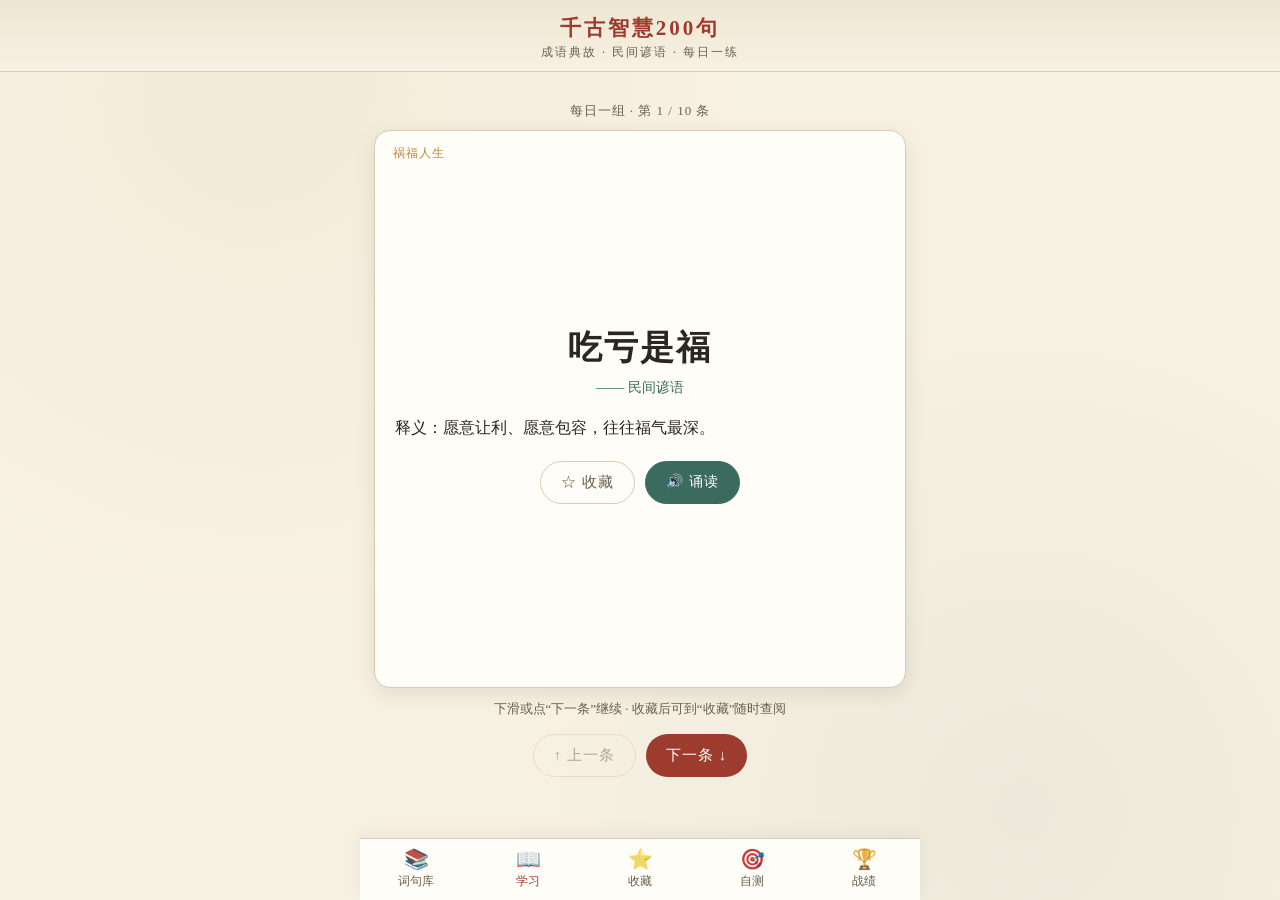
<file: index.html>
<!DOCTYPE html>
<html lang="zh-CN">
<head>
<meta charset="UTF-8" />
<meta name="viewport" content="width=device-width, initial-scale=1.0, maximum-scale=1.0, user-scalable=no" />
<meta name="theme-color" content="#7a5230" />
<meta name="apple-mobile-web-app-capable" content="yes" />
<meta name="apple-mobile-web-app-status-bar-style" content="black-translucent" />
<meta name="apple-mobile-web-app-title" content="千古智慧200句" />
<title>千古智慧200句，道尽老祖宗的智慧</title>
<link rel="manifest" href="manifest.webmanifest" />
<link rel="apple-touch-icon" href="icons/icon-192.png" />
<link rel="stylesheet" href="styles.css" />
</head>
<body>
  <header class="app-header">
    <div class="brand">千古智慧200句</div>
    <div class="sub">成语典故 · 民间谚语 · 每日一练</div>
  </header>

  <main id="view" class="view"><!-- 动态渲染 --></main>

  <nav class="tabbar">
    <button class="tab" data-tab="lib"><span class="ic">📚</span><span>词句库</span></button>
    <button class="tab active" data-tab="study"><span class="ic">📖</span><span>学习</span></button>
    <button class="tab" data-tab="fav"><span class="ic">⭐</span><span>收藏</span></button>
    <button class="tab" data-tab="quiz"><span class="ic">🎯</span><span>自测</span></button>
    <button class="tab" data-tab="me"><span class="ic">🏆</span><span>战绩</span></button>
  </nav>

  <!-- 自测通过奖励弹层 -->
  <div class="reward-overlay" id="rewardOverlay">
    <div class="reward-card">
      <div class="reward-emoji" id="rewardEmoji">🍦</div>
      <div class="reward-title">真厉害！</div>
      <div class="reward-score" id="rewardScore"></div>
      <div class="reward-sub">奖励自己：<span id="rewardName">冰淇淋</span></div>
      <div class="reward-actions">
        <button class="btn btn-primary" id="rewardBtn">继续挑战 →</button>
      </div>
    </div>
  </div>

  <!-- 数据先加载，再加载逻辑；file:// 协议下不能加 crossorigin，否则同目录脚本会被 CORS 拒绝。?v=N 每次发布+1，绕过 GitHub Pages 的 10 分钟 max-age=600 HTTP 缓存。 -->
  <script src="data.js?v=4"></script>
  <script src="app.js?v=6"></script>
  <script>
    if ("serviceWorker" in navigator) {
      window.addEventListener("load", function () {
        navigator.serviceWorker.register("sw.js").then(function (reg) {
          // 新 SW 接管后自动刷新一次，确保用户立刻拿到最新代码
          if (reg.waiting) { reg.waiting.postMessage("skipWaiting"); }
          reg.addEventListener("updatefound", function () {
            var nw = reg.installing;
            if (nw) nw.addEventListener("statechange", function () {
              if (nw.state === "installed" && navigator.serviceWorker.controller) {
                nw.postMessage("skipWaiting");
              }
            });
          });
        }).catch(function (e) { console.warn("SW 注册失败:", e); });
        // SW 控制权变化时自动刷新
        navigator.serviceWorker.addEventListener("controllerchange", function () {
          window.location.reload();
        });
      });
    }
  </script>
</body>
</html>
</file>
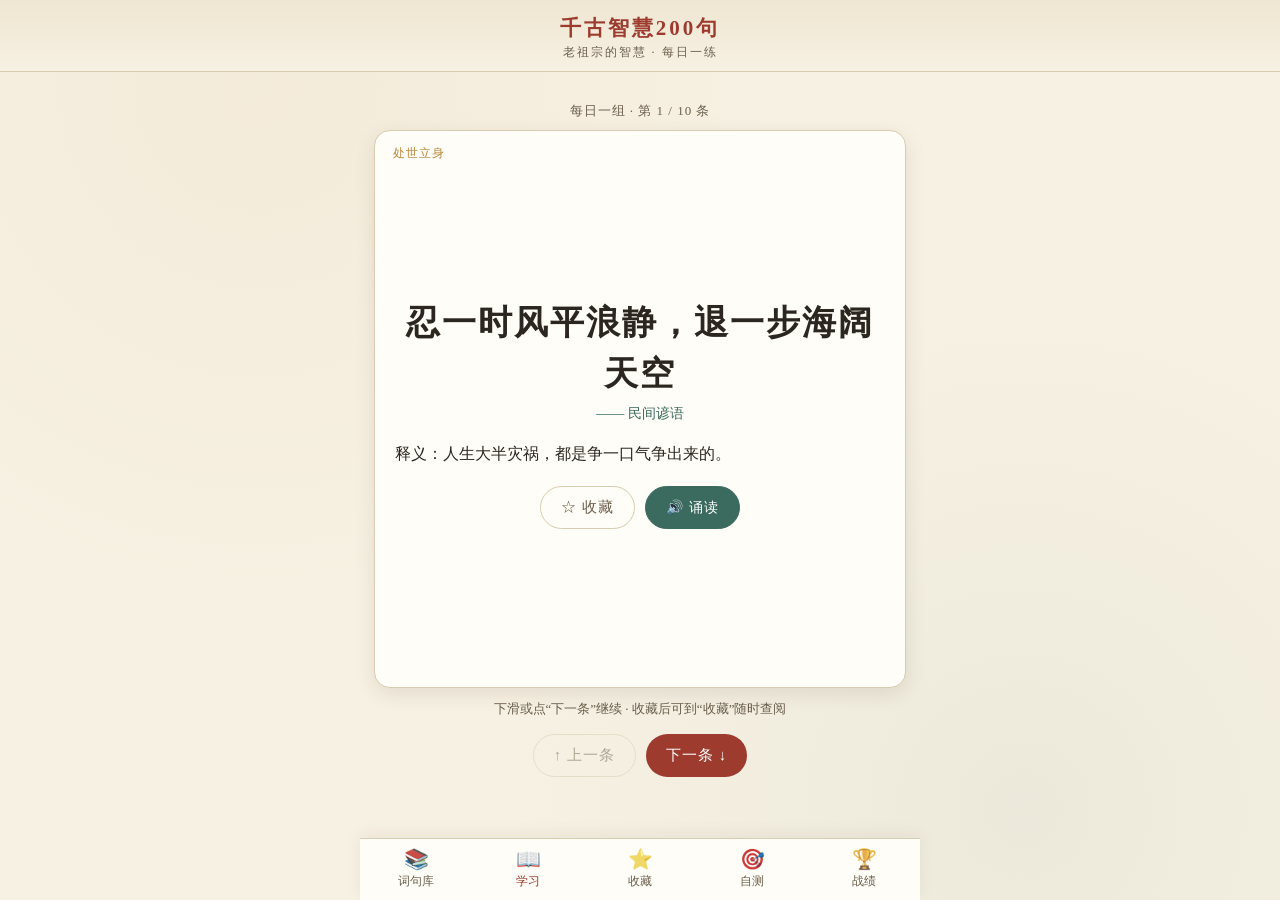
<file: pwa/index.html>
<!DOCTYPE html>
<html lang="zh-CN">
<head>
<meta charset="UTF-8" />
<meta name="viewport" content="width=device-width, initial-scale=1.0, maximum-scale=1.0, user-scalable=no" />
<meta name="theme-color" content="#7a5230" />
<meta name="apple-mobile-web-app-capable" content="yes" />
<meta name="apple-mobile-web-app-status-bar-style" content="black-translucent" />
<meta name="apple-mobile-web-app-title" content="千古智慧200句" />
<title>千古智慧200句，道尽老祖宗的智慧</title>
<link rel="manifest" href="manifest.webmanifest" />
<link rel="apple-touch-icon" href="icons/icon-192.png" />
<link rel="stylesheet" href="styles.css" />
</head>
<body>
  <header class="app-header">
    <div class="brand">千古智慧200句</div>
    <div class="sub">老祖宗的智慧 · 每日一练</div>
  </header>

  <main id="view" class="view"><!-- 动态渲染 --></main>

  <nav class="tabbar">
    <button class="tab" data-tab="lib"><span class="ic">📚</span><span>词句库</span></button>
    <button class="tab active" data-tab="study"><span class="ic">📖</span><span>学习</span></button>
    <button class="tab" data-tab="fav"><span class="ic">⭐</span><span>收藏</span></button>
    <button class="tab" data-tab="quiz"><span class="ic">🎯</span><span>自测</span></button>
    <button class="tab" data-tab="me"><span class="ic">🏆</span><span>战绩</span></button>
  </nav>

  <!-- 自测通过奖励弹层 -->
  <div class="reward-overlay" id="rewardOverlay">
    <div class="reward-card">
      <div class="reward-emoji" id="rewardEmoji">🍦</div>
      <div class="reward-title">真厉害！</div>
      <div class="reward-score" id="rewardScore"></div>
      <div class="reward-sub">奖励自己：<span id="rewardName">冰淇淋</span></div>
      <div class="reward-actions">
        <button class="btn btn-primary" id="rewardBtn">继续挑战 →</button>
      </div>
    </div>
  </div>

  <!-- 数据先加载，再加载逻辑；file:// 协议下不能加 crossorigin，否则同目录脚本会被 CORS 拒绝。?v=N 每次发布+1，绕过 GitHub Pages 的 10 分钟 max-age=600 HTTP 缓存。 -->
  <script src="data.js?v=1"></script>
  <script src="app.js?v=1"></script>
  <script>
    if ("serviceWorker" in navigator) {
      window.addEventListener("load", function () {
        navigator.serviceWorker.register("sw.js").then(function (reg) {
          // 新 SW 接管后自动刷新一次，确保用户立刻拿到最新代码
          if (reg.waiting) { reg.waiting.postMessage("skipWaiting"); }
          reg.addEventListener("updatefound", function () {
            var nw = reg.installing;
            if (nw) nw.addEventListener("statechange", function () {
              if (nw.state === "installed" && navigator.serviceWorker.controller) {
                nw.postMessage("skipWaiting");
              }
            });
          });
        }).catch(function (e) { console.warn("SW 注册失败:", e); });
        // SW 控制权变化时自动刷新
        navigator.serviceWorker.addEventListener("controllerchange", function () {
          window.location.reload();
        });
      });
    }
  </script>
</body>
</html>
</file>
<file: styles.css>
:root{
  --paper:#f7f1e3;
  --paper2:#efe6d2;
  --ink:#2c2620;
  --ink-soft:#6b5f4d;
  --accent:#9c3b2e;      /* 朱砂红 */
  --accent2:#3a6b5e;     /* 竹青 */
  --gold:#b8893b;
  --line:#d8ccb0;
  --card:#fffdf7;
  --shadow:0 6px 20px rgba(60,40,20,.10);
}
*{box-sizing:border-box;-webkit-tap-highlight-color:transparent}
html,body{margin:0;padding:0;height:100%}
body{
  font-family:"Noto Serif SC","Source Han Serif SC","Songti SC",serif;
  background:var(--paper);
  color:var(--ink);
  display:flex;flex-direction:column;
  min-height:100vh;
  background-image:radial-gradient(circle at 20% 10%,rgba(184,137,59,.06),transparent 40%),
                   radial-gradient(circle at 80% 90%,rgba(58,107,94,.06),transparent 40%);
}
.app-header{
  text-align:center;padding:14px 12px 10px;
  background:linear-gradient(180deg,var(--paper2),var(--paper));
  border-bottom:1px solid var(--line);
}
.app-header .brand{font-size:21px;font-weight:700;letter-spacing:3px;color:var(--accent)}
.app-header .sub{font-size:12px;color:var(--ink-soft);margin-top:2px;letter-spacing:2px}

.view{flex:1;padding:16px 14px 90px;max-width:560px;width:100%;margin:0 auto}

/* 卡片（学习） */
.card{
  background:var(--card);border:1px solid var(--line);border-radius:16px;
  box-shadow:var(--shadow);padding:26px 20px;margin-top:10px;
  min-height:62vh;display:flex;flex-direction:column;justify-content:center;
  position:relative;
}
.card .cat{position:absolute;top:14px;left:18px;font-size:12px;color:var(--gold);letter-spacing:1px}
.card .term{font-size:34px;line-height:1.5;text-align:center;font-weight:700;margin:8px 0 6px;letter-spacing:2px}
.card .pinyin{text-align:center;color:var(--ink-soft);font-size:15px;margin-bottom:14px}
.card .source{text-align:center;color:var(--accent2);font-size:14px;margin-bottom:16px}
.card .meaning{font-size:15.5px;line-height:1.9;color:var(--ink);text-align:justify}
.card-actions{display:flex;gap:10px;margin-top:18px;justify-content:center}
.btn{
  border:none;border-radius:24px;padding:11px 20px;font-size:15px;cursor:pointer;
  font-family:inherit;transition:.15s;letter-spacing:1px;
}
.btn-primary{background:var(--accent);color:#fff}
.btn-primary:active{transform:scale(.97)}
.btn-ghost{background:transparent;border:1px solid var(--line);color:var(--ink-soft)}
.btn-fav{background:var(--gold);color:#fff}
.btn:disabled{opacity:.5;cursor:default}

.progress{text-align:center;color:var(--ink-soft);font-size:13px;margin:14px 0 4px;letter-spacing:1px}
.hint{text-align:center;color:var(--ink-soft);font-size:13px;margin-top:10px;line-height:1.7}

/* 考核 */
.quiz-meta{display:flex;justify-content:space-around;text-align:center;margin:6px 0 12px}
.quiz-meta .k{font-size:12px;color:var(--ink-soft)}
.quiz-meta .v{font-size:20px;font-weight:700;color:var(--accent)}
.qterm{font-size:26px;text-align:center;letter-spacing:4px;margin:18px 0;line-height:1.8;display:flex;flex-wrap:wrap;justify-content:center;gap:2px}
.qterm .punct{color:var(--ink-soft)}
.qterm input.fill{
  width:34px;height:40px;text-align:center;font-size:24px;font-family:inherit;
  border:2px solid var(--accent);border-radius:8px;background:#fff;color:var(--accent);
  margin:0 1px;padding:0;outline:none;
}
.qterm input.fill.ok{border-color:var(--accent2);color:var(--accent2)}
.qterm input.fill.bad{border-color:var(--accent);background:rgba(156,59,46,.10);color:var(--accent)}
.qterm input.fill:disabled{opacity:.85}
.qfeedback{text-align:center;font-size:15px;min-height:22px;margin:8px 0}
.qfeedback.ok{color:var(--accent2)}
.qfeedback.bad{color:var(--accent)}
.qnav{display:flex;gap:8px;justify-content:center;margin-top:12px}
.qnav .btn{padding:10px 14px;font-size:14px}

/* 词句库（第一栏） */
.lib-cover{margin:10px 0 14px;text-align:center}
.lib-cover img{width:100%;max-width:100%;border-radius:14px;box-shadow:0 6px 18px rgba(60,40,20,.14)}
.lib-vol{margin:20px 0 8px;text-align:center}
.lib-vol img{width:100%;max-width:100%;border-radius:12px;box-shadow:0 4px 14px rgba(60,40,20,.12)}
.lib-search{margin:10px 0 6px}
.lib-search input{width:100%;box-sizing:border-box;padding:10px 12px;border:1px solid var(--line);border-radius:10px;font-family:inherit;font-size:14px;background:var(--card);color:var(--ink)}
.lib-cats{display:flex;flex-wrap:wrap;gap:6px;margin-bottom:10px}
.lib-cat{font-size:12.5px;padding:4px 10px;border:1px solid var(--line);border-radius:14px;color:var(--ink-soft);cursor:pointer;background:var(--card)}
.lib-cat.on{background:var(--accent);color:#fff;border-color:var(--accent)}
.lib-item{position:relative}
.lib-item .pinyin-sm{color:var(--ink-soft);font-size:13px;margin:-2px 0 4px;letter-spacing:.5px}
.lib-fav{position:absolute;top:12px;right:14px;font-size:18px;color:var(--gold);cursor:pointer}
.lib-pager{display:flex;align-items:center;justify-content:center;gap:14px;margin-top:12px}
.lib-pageinfo{font-size:13px;color:var(--ink-soft)}

/* 列表（收藏/我的） */
.list{display:flex;flex-direction:column;gap:10px}
.item{
  background:var(--card);border:1px solid var(--line);border-radius:12px;padding:14px 16px;
  box-shadow:var(--shadow);
}
.item .t{font-size:18px;font-weight:700;letter-spacing:1px}
.item .s{font-size:13px;color:var(--accent2);margin:3px 0}
.item .m{font-size:14px;color:var(--ink);line-height:1.7;margin-top:4px}
.item .del{float:right;color:var(--ink-soft);font-size:12px;cursor:pointer;border:1px solid var(--line);border-radius:10px;padding:2px 8px}
.empty{text-align:center;color:var(--ink-soft);margin-top:40px;line-height:1.9}

/* 设置 */
.set-row{display:flex;align-items:center;justify-content:space-between;background:var(--card);
  border:1px solid var(--line);border-radius:12px;padding:14px 16px;margin-bottom:10px}
.set-row .lab{font-size:15px}
.set-row .desc{font-size:12px;color:var(--ink-soft);margin-top:2px}
.switch{width:46px;height:26px;border-radius:14px;background:var(--line);position:relative;transition:.2s;flex:none}
.switch.on{background:var(--accent2)}
.switch::after{content:"";position:absolute;width:20px;height:20px;border-radius:50%;background:#fff;top:3px;left:3px;transition:.2s}
.switch.on::after{left:23px}
.stat-grid{display:grid;grid-template-columns:1fr 1fr;gap:10px;margin:6px 0 12px}
.stat{background:var(--card);border:1px solid var(--line);border-radius:12px;padding:14px;text-align:center}
.stat .v{font-size:22px;font-weight:700;color:var(--accent)}
.stat .k{font-size:12px;color:var(--ink-soft);margin-top:2px}
.login-ph{background:var(--paper2);border:1px dashed var(--line);border-radius:12px;padding:14px;margin-top:6px;text-align:center;color:var(--ink-soft);font-size:13px;line-height:1.8}
.login-ph b{color:var(--ink)}

/* tabbar */
.tabbar{
  position:fixed;bottom:0;left:0;right:0;display:flex;
  background:var(--card);border-top:1px solid var(--line);
  max-width:560px;margin:0 auto;box-shadow:0 -4px 16px rgba(60,40,20,.06);
}
.tab{flex:1;background:none;border:none;padding:8px 0 10px;cursor:pointer;font-family:inherit;
  display:flex;flex-direction:column;align-items:center;gap:2px;color:var(--ink-soft);font-size:12px}
.tab .ic{font-size:20px;filter:grayscale(.3)}
.tab.active{color:var(--accent)}
.tab.active .ic{filter:none}

/* 全书 PDF 按钮 + 浮层 */
.pdf-bar{display:flex;justify-content:center}
.btn-book{background:var(--paper2);border:1px solid var(--line);color:var(--accent);font-size:14px;letter-spacing:1px}
.btn-book:active{transform:scale(.97)}
.pdf-overlay{position:fixed;inset:0;background:rgba(20,15,10,.96);z-index:60;display:none;flex-direction:column}
.pdf-overlay.show{display:flex}
.pdf-head{display:flex;align-items:center;justify-content:space-between;color:#fff;padding:10px 12px;background:rgba(0,0,0,.4)}
.pdf-head span{font-size:14px;letter-spacing:1px}
.pdf-close,.pdf-link{background:transparent;border:1px solid rgba(255,255,255,.5);color:#fff;border-radius:18px;padding:5px 12px;font-size:13px;cursor:pointer;margin-left:8px;font-family:inherit}
.pdf-close:active,.pdf-link:active{background:rgba(255,255,255,.15)}
.pdf-viewer{flex:1;display:flex;flex-direction:column;min-height:0}
.pdf-pagebar{display:flex;align-items:center;justify-content:space-between;padding:6px 12px;color:#eee;background:rgba(0,0,0,.25)}
.pdf-nav{background:rgba(255,255,255,.12);border:1px solid rgba(255,255,255,.35);color:#fff;border-radius:18px;padding:5px 14px;font-size:13px;cursor:pointer;font-family:inherit}
.pdf-nav:active{background:rgba(255,255,255,.25)}
.pdf-pageinfo{font-size:13px}
.pdf-canvas-wrap{flex:1;overflow:auto;display:flex;justify-content:center;padding:8px;background:#525252}
.pdf-canvas-wrap canvas{box-shadow:0 4px 18px rgba(0,0,0,.4);max-width:100%}
.pdf-loading{position:absolute;top:50%;left:0;right:0;text-align:center;color:#eee;font-size:14px;transform:translateY(-50%)}

/* 诵读按钮 */
.btn-recite{background:var(--accent2);color:#fff;border:1px solid var(--accent2);font-size:14px;letter-spacing:1px}
.btn-recite:active{transform:scale(.97)}
.qrecite{display:flex;justify-content:center;margin:8px 0 2px}
.qrecite .btn-recite{padding:7px 18px;font-size:13px}

/* 自测结果页 + 错题回顾 */
.result-card{text-align:center;min-height:50vh;justify-content:flex-start;padding-top:30px}
.result-emoji{font-size:40px;margin-bottom:6px}
.result-score{font-size:26px;margin-bottom:8px}
.wrong-title{font-size:15px;font-weight:700;color:var(--accent);margin:18px 0 10px;letter-spacing:1px}
.wrong-list{max-height:38vh;overflow:auto;text-align:left;background:rgba(255,255,255,.55);border:1px solid var(--line);border-radius:12px;padding:10px 12px;margin:0 4px}
.wrong-item{padding:10px 0;border-bottom:1px dashed var(--line)}
.wrong-item:last-child{border-bottom:none}
.w-term{font-size:16px;font-weight:700;margin-bottom:6px;color:var(--ink)}
.w-line{display:flex;gap:8px;align-items:center;font-size:13px;margin-top:3px}
.w-label{color:var(--ink-soft);white-space:nowrap}
.w-ans{color:var(--accent2);font-weight:700}
.w-user{color:var(--accent);font-weight:700}

/* 自测通过奖励弹层 */
.reward-overlay{position:fixed;inset:0;background:rgba(20,15,10,.55);z-index:70;display:none;align-items:center;justify-content:center;padding:24px}
.reward-overlay.show{display:flex}
.reward-card{background:var(--card);border-radius:22px;box-shadow:0 16px 50px rgba(0,0,0,.3);padding:32px 28px;text-align:center;max-width:340px;width:100%;animation:pop .28s ease}
@keyframes pop{0%{transform:scale(.7);opacity:0}100%{transform:scale(1);opacity:1}}
.reward-emoji{font-size:72px;line-height:1;margin-bottom:6px}
.reward-title{font-size:26px;font-weight:700;color:var(--accent);letter-spacing:2px}
.reward-score{font-size:18px;color:var(--gold);font-weight:700;margin-top:6px}
.reward-sub{font-size:16px;color:var(--ink);margin-top:8px}
.reward-sub span{color:var(--gold);font-weight:700;font-size:18px}
.reward-actions{margin-top:22px}
.reward-actions .btn{padding:11px 30px;font-size:16px}
</file>
<file: pwa/styles.css>
:root{
  --paper:#f7f1e3;
  --paper2:#efe6d2;
  --ink:#2c2620;
  --ink-soft:#6b5f4d;
  --accent:#9c3b2e;      /* 朱砂红 */
  --accent2:#3a6b5e;     /* 竹青 */
  --gold:#b8893b;
  --line:#d8ccb0;
  --card:#fffdf7;
  --shadow:0 6px 20px rgba(60,40,20,.10);
}
*{box-sizing:border-box;-webkit-tap-highlight-color:transparent}
html,body{margin:0;padding:0;height:100%}
body{
  font-family:"Noto Serif SC","Source Han Serif SC","Songti SC",serif;
  background:var(--paper);
  color:var(--ink);
  display:flex;flex-direction:column;
  min-height:100vh;
  background-image:radial-gradient(circle at 20% 10%,rgba(184,137,59,.06),transparent 40%),
                   radial-gradient(circle at 80% 90%,rgba(58,107,94,.06),transparent 40%);
}
.app-header{
  text-align:center;padding:14px 12px 10px;
  background:linear-gradient(180deg,var(--paper2),var(--paper));
  border-bottom:1px solid var(--line);
}
.app-header .brand{font-size:21px;font-weight:700;letter-spacing:3px;color:var(--accent)}
.app-header .sub{font-size:12px;color:var(--ink-soft);margin-top:2px;letter-spacing:2px}

.view{flex:1;padding:16px 14px 90px;max-width:560px;width:100%;margin:0 auto}

/* 卡片（学习） */
.card{
  background:var(--card);border:1px solid var(--line);border-radius:16px;
  box-shadow:var(--shadow);padding:26px 20px;margin-top:10px;
  min-height:62vh;display:flex;flex-direction:column;justify-content:center;
  position:relative;
}
.card .cat{position:absolute;top:14px;left:18px;font-size:12px;color:var(--gold);letter-spacing:1px}
.card .term{font-size:34px;line-height:1.5;text-align:center;font-weight:700;margin:8px 0 6px;letter-spacing:2px}
.card .pinyin{text-align:center;color:var(--ink-soft);font-size:15px;margin-bottom:14px}
.card .source{text-align:center;color:var(--accent2);font-size:14px;margin-bottom:16px}
.card .meaning{font-size:15.5px;line-height:1.9;color:var(--ink);text-align:justify}
.card-actions{display:flex;gap:10px;margin-top:18px;justify-content:center}
.btn{
  border:none;border-radius:24px;padding:11px 20px;font-size:15px;cursor:pointer;
  font-family:inherit;transition:.15s;letter-spacing:1px;
}
.btn-primary{background:var(--accent);color:#fff}
.btn-primary:active{transform:scale(.97)}
.btn-ghost{background:transparent;border:1px solid var(--line);color:var(--ink-soft)}
.btn-fav{background:var(--gold);color:#fff}
.btn:disabled{opacity:.5;cursor:default}

.progress{text-align:center;color:var(--ink-soft);font-size:13px;margin:14px 0 4px;letter-spacing:1px}
.hint{text-align:center;color:var(--ink-soft);font-size:13px;margin-top:10px;line-height:1.7}

/* 考核 */
.quiz-meta{display:flex;justify-content:space-around;text-align:center;margin:6px 0 12px}
.quiz-meta .k{font-size:12px;color:var(--ink-soft)}
.quiz-meta .v{font-size:20px;font-weight:700;color:var(--accent)}
.qterm{font-size:26px;text-align:center;letter-spacing:4px;margin:18px 0;line-height:1.8;display:flex;flex-wrap:wrap;justify-content:center;gap:2px}
.qterm .punct{color:var(--ink-soft)}
.qterm input.fill{
  width:34px;height:40px;text-align:center;font-size:24px;font-family:inherit;
  border:2px solid var(--accent);border-radius:8px;background:#fff;color:var(--accent);
  margin:0 1px;padding:0;outline:none;
}
.qterm input.fill.ok{border-color:var(--accent2);color:var(--accent2)}
.qterm input.fill.bad{border-color:var(--accent);background:rgba(156,59,46,.10);color:var(--accent)}
.qterm input.fill:disabled{opacity:.85}
.qfeedback{text-align:center;font-size:15px;min-height:22px;margin:8px 0}
.qfeedback.ok{color:var(--accent2)}
.qfeedback.bad{color:var(--accent)}
.qnav{display:flex;gap:8px;justify-content:center;margin-top:12px}
.qnav .btn{padding:10px 14px;font-size:14px}

/* 词句库（第一栏） */
.lib-cover{margin:10px 0 14px;text-align:center}
.lib-cover img{width:100%;max-width:100%;border-radius:14px;box-shadow:0 6px 18px rgba(60,40,20,.14)}
.lib-vol{margin:20px 0 8px;text-align:center}
.lib-vol img{width:100%;max-width:100%;border-radius:12px;box-shadow:0 4px 14px rgba(60,40,20,.12)}
.lib-search{margin:10px 0 6px}
.lib-search input{width:100%;box-sizing:border-box;padding:10px 12px;border:1px solid var(--line);border-radius:10px;font-family:inherit;font-size:14px;background:var(--card);color:var(--ink)}
.lib-cats{display:flex;flex-wrap:wrap;gap:6px;margin-bottom:10px}
.lib-cat{font-size:12.5px;padding:4px 10px;border:1px solid var(--line);border-radius:14px;color:var(--ink-soft);cursor:pointer;background:var(--card)}
.lib-cat.on{background:var(--accent);color:#fff;border-color:var(--accent)}
.lib-item{position:relative}
.lib-item .pinyin-sm{color:var(--ink-soft);font-size:13px;margin:-2px 0 4px;letter-spacing:.5px}
.lib-fav{position:absolute;top:12px;right:14px;font-size:18px;color:var(--gold);cursor:pointer}
.lib-pager{display:flex;align-items:center;justify-content:center;gap:14px;margin-top:12px}
.lib-pageinfo{font-size:13px;color:var(--ink-soft)}

/* 列表（收藏/我的） */
.list{display:flex;flex-direction:column;gap:10px}
.item{
  background:var(--card);border:1px solid var(--line);border-radius:12px;padding:14px 16px;
  box-shadow:var(--shadow);
}
.item .t{font-size:18px;font-weight:700;letter-spacing:1px}
.item .s{font-size:13px;color:var(--accent2);margin:3px 0}
.item .m{font-size:14px;color:var(--ink);line-height:1.7;margin-top:4px}
.item .del{float:right;color:var(--ink-soft);font-size:12px;cursor:pointer;border:1px solid var(--line);border-radius:10px;padding:2px 8px}
.empty{text-align:center;color:var(--ink-soft);margin-top:40px;line-height:1.9}

/* 设置 */
.set-row{display:flex;align-items:center;justify-content:space-between;background:var(--card);
  border:1px solid var(--line);border-radius:12px;padding:14px 16px;margin-bottom:10px}
.set-row .lab{font-size:15px}
.set-row .desc{font-size:12px;color:var(--ink-soft);margin-top:2px}
.switch{width:46px;height:26px;border-radius:14px;background:var(--line);position:relative;transition:.2s;flex:none}
.switch.on{background:var(--accent2)}
.switch::after{content:"";position:absolute;width:20px;height:20px;border-radius:50%;background:#fff;top:3px;left:3px;transition:.2s}
.switch.on::after{left:23px}
.stat-grid{display:grid;grid-template-columns:1fr 1fr;gap:10px;margin:6px 0 12px}
.stat{background:var(--card);border:1px solid var(--line);border-radius:12px;padding:14px;text-align:center}
.stat .v{font-size:22px;font-weight:700;color:var(--accent)}
.stat .k{font-size:12px;color:var(--ink-soft);margin-top:2px}
.login-ph{background:var(--paper2);border:1px dashed var(--line);border-radius:12px;padding:14px;margin-top:6px;text-align:center;color:var(--ink-soft);font-size:13px;line-height:1.8}
.login-ph b{color:var(--ink)}

/* tabbar */
.tabbar{
  position:fixed;bottom:0;left:0;right:0;display:flex;
  background:var(--card);border-top:1px solid var(--line);
  max-width:560px;margin:0 auto;box-shadow:0 -4px 16px rgba(60,40,20,.06);
}
.tab{flex:1;background:none;border:none;padding:8px 0 10px;cursor:pointer;font-family:inherit;
  display:flex;flex-direction:column;align-items:center;gap:2px;color:var(--ink-soft);font-size:12px}
.tab .ic{font-size:20px;filter:grayscale(.3)}
.tab.active{color:var(--accent)}
.tab.active .ic{filter:none}

/* 全书 PDF 按钮 + 浮层 */
.pdf-bar{display:flex;justify-content:center}
.btn-book{background:var(--paper2);border:1px solid var(--line);color:var(--accent);font-size:14px;letter-spacing:1px}
.btn-book:active{transform:scale(.97)}
.pdf-overlay{position:fixed;inset:0;background:rgba(20,15,10,.96);z-index:60;display:none;flex-direction:column}
.pdf-overlay.show{display:flex}
.pdf-head{display:flex;align-items:center;justify-content:space-between;color:#fff;padding:10px 12px;background:rgba(0,0,0,.4)}
.pdf-head span{font-size:14px;letter-spacing:1px}
.pdf-close,.pdf-link{background:transparent;border:1px solid rgba(255,255,255,.5);color:#fff;border-radius:18px;padding:5px 12px;font-size:13px;cursor:pointer;margin-left:8px;font-family:inherit}
.pdf-close:active,.pdf-link:active{background:rgba(255,255,255,.15)}
.pdf-viewer{flex:1;display:flex;flex-direction:column;min-height:0}
.pdf-pagebar{display:flex;align-items:center;justify-content:space-between;padding:6px 12px;color:#eee;background:rgba(0,0,0,.25)}
.pdf-nav{background:rgba(255,255,255,.12);border:1px solid rgba(255,255,255,.35);color:#fff;border-radius:18px;padding:5px 14px;font-size:13px;cursor:pointer;font-family:inherit}
.pdf-nav:active{background:rgba(255,255,255,.25)}
.pdf-pageinfo{font-size:13px}
.pdf-canvas-wrap{flex:1;overflow:auto;display:flex;justify-content:center;padding:8px;background:#525252}
.pdf-canvas-wrap canvas{box-shadow:0 4px 18px rgba(0,0,0,.4);max-width:100%}
.pdf-loading{position:absolute;top:50%;left:0;right:0;text-align:center;color:#eee;font-size:14px;transform:translateY(-50%)}

/* 诵读按钮 */
.btn-recite{background:var(--accent2);color:#fff;border:1px solid var(--accent2);font-size:14px;letter-spacing:1px}
.btn-recite:active{transform:scale(.97)}
.qrecite{display:flex;justify-content:center;margin:8px 0 2px}
.qrecite .btn-recite{padding:7px 18px;font-size:13px}

/* 自测结果页 + 错题回顾 */
.result-card{text-align:center;min-height:50vh;justify-content:flex-start;padding-top:30px}
.result-emoji{font-size:40px;margin-bottom:6px}
.result-score{font-size:26px;margin-bottom:8px}
.wrong-title{font-size:15px;font-weight:700;color:var(--accent);margin:18px 0 10px;letter-spacing:1px}
.wrong-list{max-height:38vh;overflow:auto;text-align:left;background:rgba(255,255,255,.55);border:1px solid var(--line);border-radius:12px;padding:10px 12px;margin:0 4px}
.wrong-item{padding:10px 0;border-bottom:1px dashed var(--line)}
.wrong-item:last-child{border-bottom:none}
.w-term{font-size:16px;font-weight:700;margin-bottom:6px;color:var(--ink)}
.w-line{display:flex;gap:8px;align-items:center;font-size:13px;margin-top:3px}
.w-label{color:var(--ink-soft);white-space:nowrap}
.w-ans{color:var(--accent2);font-weight:700}
.w-user{color:var(--accent);font-weight:700}

/* 自测通过奖励弹层 */
.reward-overlay{position:fixed;inset:0;background:rgba(20,15,10,.55);z-index:70;display:none;align-items:center;justify-content:center;padding:24px}
.reward-overlay.show{display:flex}
.reward-card{background:var(--card);border-radius:22px;box-shadow:0 16px 50px rgba(0,0,0,.3);padding:32px 28px;text-align:center;max-width:340px;width:100%;animation:pop .28s ease}
@keyframes pop{0%{transform:scale(.7);opacity:0}100%{transform:scale(1);opacity:1}}
.reward-emoji{font-size:72px;line-height:1;margin-bottom:6px}
.reward-title{font-size:26px;font-weight:700;color:var(--accent);letter-spacing:2px}
.reward-score{font-size:18px;color:var(--gold);font-weight:700;margin-top:6px}
.reward-sub{font-size:16px;color:var(--ink);margin-top:8px}
.reward-sub span{color:var(--gold);font-weight:700;font-size:18px}
.reward-actions{margin-top:22px}
.reward-actions .btn{padding:11px 30px;font-size:16px}
</file>
